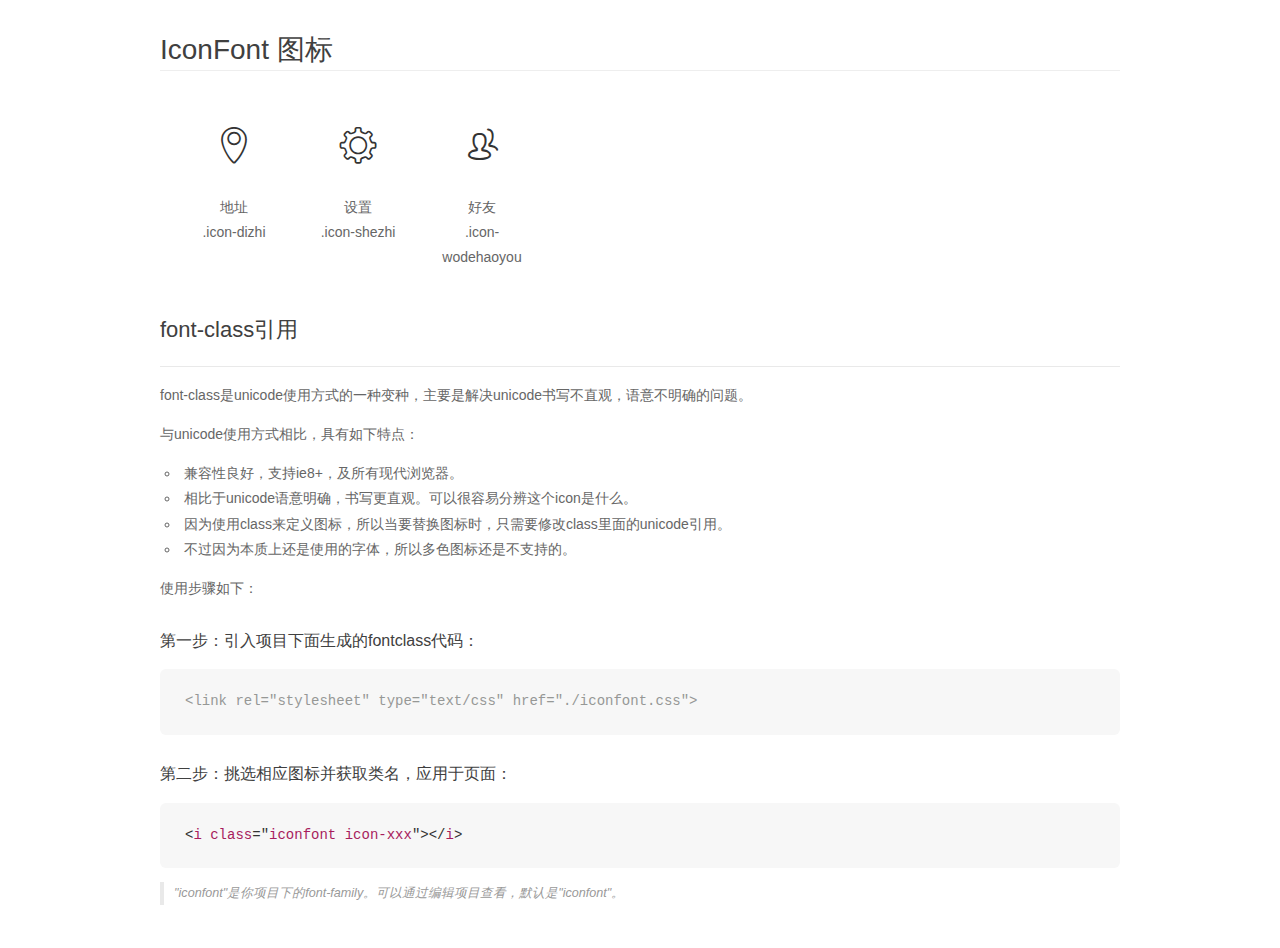
<file: zai-app/widget/fonts/demo_fontclass.html>
<!DOCTYPE html>
<html>
<head>
    <meta charset="utf-8"/>
    <title>IconFont</title>
    <link rel="stylesheet" href="demo.css">
    <link rel="stylesheet" href="iconfont.css">
</head>
<body>
    <div class="main markdown">
        <h1>IconFont 图标</h1>
        <ul class="icon_lists clear">
            
                <li>
                <i class="icon iconfont icon-dizhi"></i>
                    <div class="name">地址</div>
                    <div class="fontclass">.icon-dizhi</div>
                </li>
            
                <li>
                <i class="icon iconfont icon-shezhi"></i>
                    <div class="name">设置</div>
                    <div class="fontclass">.icon-shezhi</div>
                </li>
            
                <li>
                <i class="icon iconfont icon-wodehaoyou"></i>
                    <div class="name">好友</div>
                    <div class="fontclass">.icon-wodehaoyou</div>
                </li>
            
        </ul>

        <h2 id="font-class-">font-class引用</h2>
        <hr>

        <p>font-class是unicode使用方式的一种变种，主要是解决unicode书写不直观，语意不明确的问题。</p>
        <p>与unicode使用方式相比，具有如下特点：</p>
        <ul>
        <li>兼容性良好，支持ie8+，及所有现代浏览器。</li>
        <li>相比于unicode语意明确，书写更直观。可以很容易分辨这个icon是什么。</li>
        <li>因为使用class来定义图标，所以当要替换图标时，只需要修改class里面的unicode引用。</li>
        <li>不过因为本质上还是使用的字体，所以多色图标还是不支持的。</li>
        </ul>
        <p>使用步骤如下：</p>
        <h3 id="-fontclass-">第一步：引入项目下面生成的fontclass代码：</h3>


        <pre><code class="lang-js hljs javascript"><span class="hljs-comment">&lt;link rel="stylesheet" type="text/css" href="./iconfont.css"&gt;</span></code></pre>
        <h3 id="-">第二步：挑选相应图标并获取类名，应用于页面：</h3>
        <pre><code class="lang-css hljs">&lt;<span class="hljs-selector-tag">i</span> <span class="hljs-selector-tag">class</span>="<span class="hljs-selector-tag">iconfont</span> <span class="hljs-selector-tag">icon-xxx</span>"&gt;&lt;/<span class="hljs-selector-tag">i</span>&gt;</code></pre>
        <blockquote>
        <p>"iconfont"是你项目下的font-family。可以通过编辑项目查看，默认是"iconfont"。</p>
        </blockquote>
    </div>
</body>
</html>
</file>
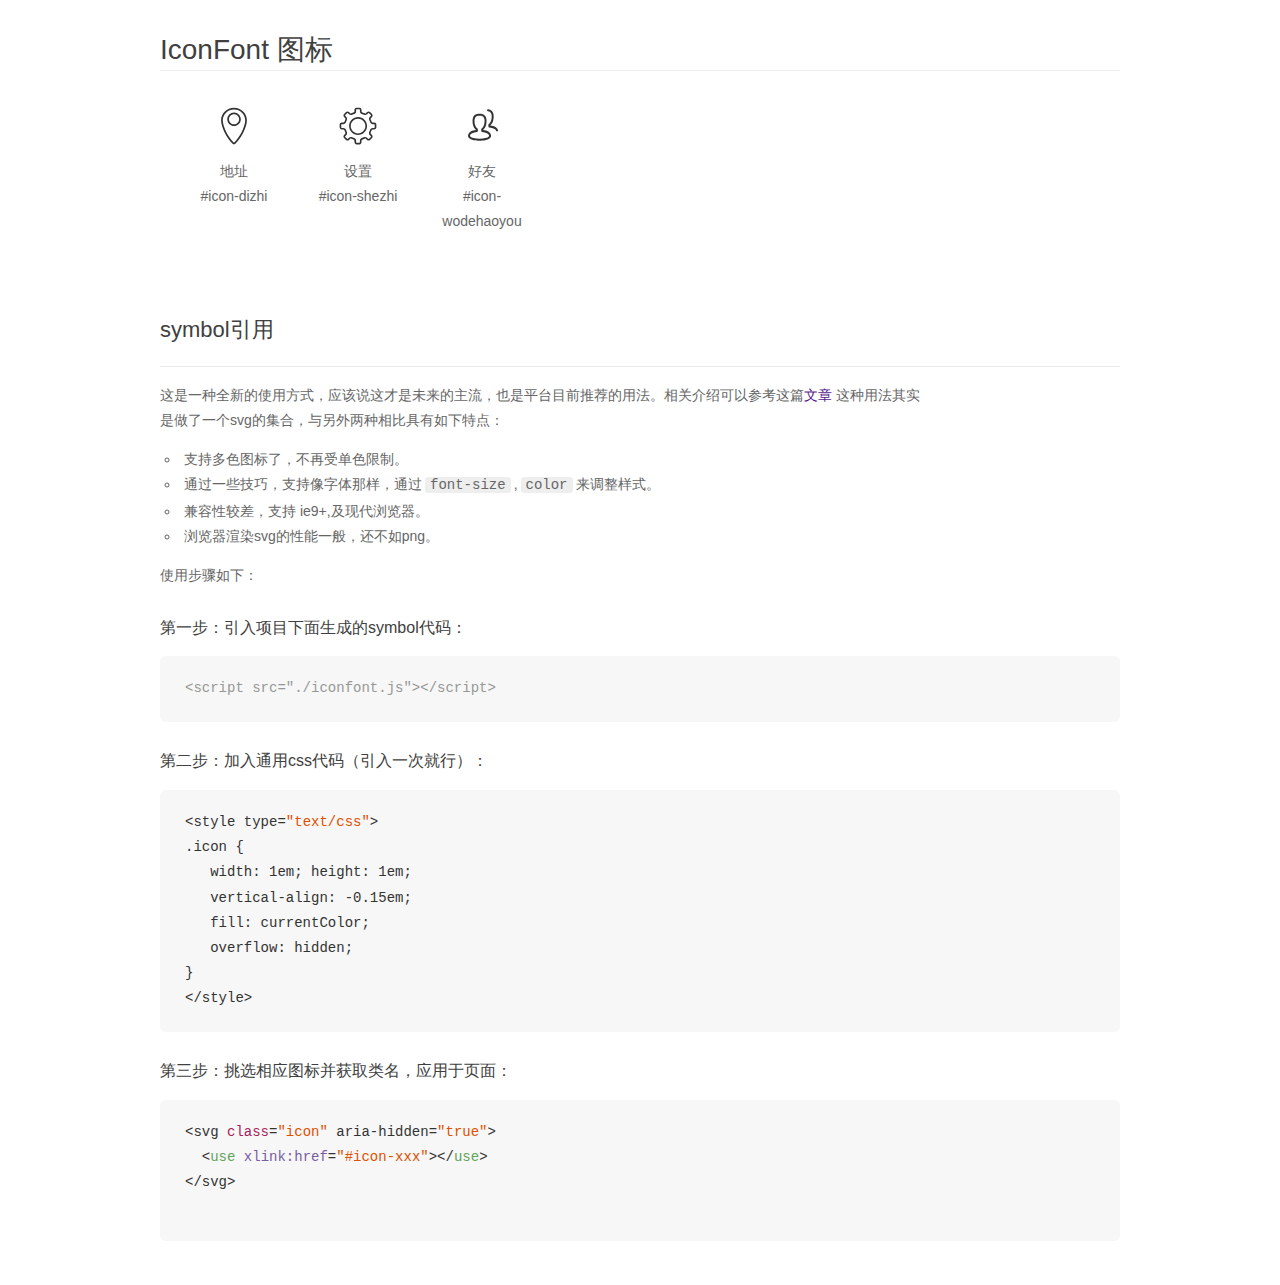
<file: zai-app/widget/fonts/demo_symbol.html>
<!DOCTYPE html>
<html>
<head>
    <meta charset="utf-8"/>
    <title>IconFont</title>
    <link rel="stylesheet" href="demo.css">
    <script src="iconfont.js"></script>

    <style type="text/css">
        .icon {
          /* 通过设置 font-size 来改变图标大小 */
          width: 1em; height: 1em;
          /* 图标和文字相邻时，垂直对齐 */
          vertical-align: -0.15em;
          /* 通过设置 color 来改变 SVG 的颜色/fill */
          fill: currentColor;
          /* path 和 stroke 溢出 viewBox 部分在 IE 下会显示
             normalize.css 中也包含这行 */
          overflow: hidden;
        }

    </style>
</head>
<body>
    <div class="main markdown">
        <h1>IconFont 图标</h1>
        <ul class="icon_lists clear">
            
                <li>
                    <svg class="icon" aria-hidden="true">
                        <use xlink:href="#icon-dizhi"></use>
                    </svg>
                    <div class="name">地址</div>
                    <div class="fontclass">#icon-dizhi</div>
                </li>
            
                <li>
                    <svg class="icon" aria-hidden="true">
                        <use xlink:href="#icon-shezhi"></use>
                    </svg>
                    <div class="name">设置</div>
                    <div class="fontclass">#icon-shezhi</div>
                </li>
            
                <li>
                    <svg class="icon" aria-hidden="true">
                        <use xlink:href="#icon-wodehaoyou"></use>
                    </svg>
                    <div class="name">好友</div>
                    <div class="fontclass">#icon-wodehaoyou</div>
                </li>
            
        </ul>


        <h2 id="symbol-">symbol引用</h2>
        <hr>

        <p>这是一种全新的使用方式，应该说这才是未来的主流，也是平台目前推荐的用法。相关介绍可以参考这篇<a href="">文章</a>
        这种用法其实是做了一个svg的集合，与另外两种相比具有如下特点：</p>
        <ul>
          <li>支持多色图标了，不再受单色限制。</li>
          <li>通过一些技巧，支持像字体那样，通过<code>font-size</code>,<code>color</code>来调整样式。</li>
          <li>兼容性较差，支持 ie9+,及现代浏览器。</li>
          <li>浏览器渲染svg的性能一般，还不如png。</li>
        </ul>
        <p>使用步骤如下：</p>
        <h3 id="-symbol-">第一步：引入项目下面生成的symbol代码：</h3>
        <pre><code class="lang-js hljs javascript"><span class="hljs-comment">&lt;script src="./iconfont.js"&gt;&lt;/script&gt;</span></code></pre>
        <h3 id="-css-">第二步：加入通用css代码（引入一次就行）：</h3>
        <pre><code class="lang-js hljs javascript">&lt;style type=<span class="hljs-string">"text/css"</span>&gt;
.icon {
   width: <span class="hljs-number">1</span>em; height: <span class="hljs-number">1</span>em;
   vertical-align: <span class="hljs-number">-0.15</span>em;
   fill: currentColor;
   overflow: hidden;
}
&lt;<span class="hljs-regexp">/style&gt;</span></code></pre>
        <h3 id="-">第三步：挑选相应图标并获取类名，应用于页面：</h3>
        <pre><code class="lang-js hljs javascript">&lt;svg <span class="hljs-class"><span class="hljs-keyword">class</span></span>=<span class="hljs-string">"icon"</span> aria-hidden=<span class="hljs-string">"true"</span>&gt;<span class="xml"><span class="hljs-tag">
  &lt;<span class="hljs-name">use</span> <span class="hljs-attr">xlink:href</span>=<span class="hljs-string">"#icon-xxx"</span>&gt;</span><span class="hljs-tag">&lt;/<span class="hljs-name">use</span>&gt;</span>
</span>&lt;<span class="hljs-regexp">/svg&gt;
        </span></code></pre>
    </div>
</body>
</html>
</file>
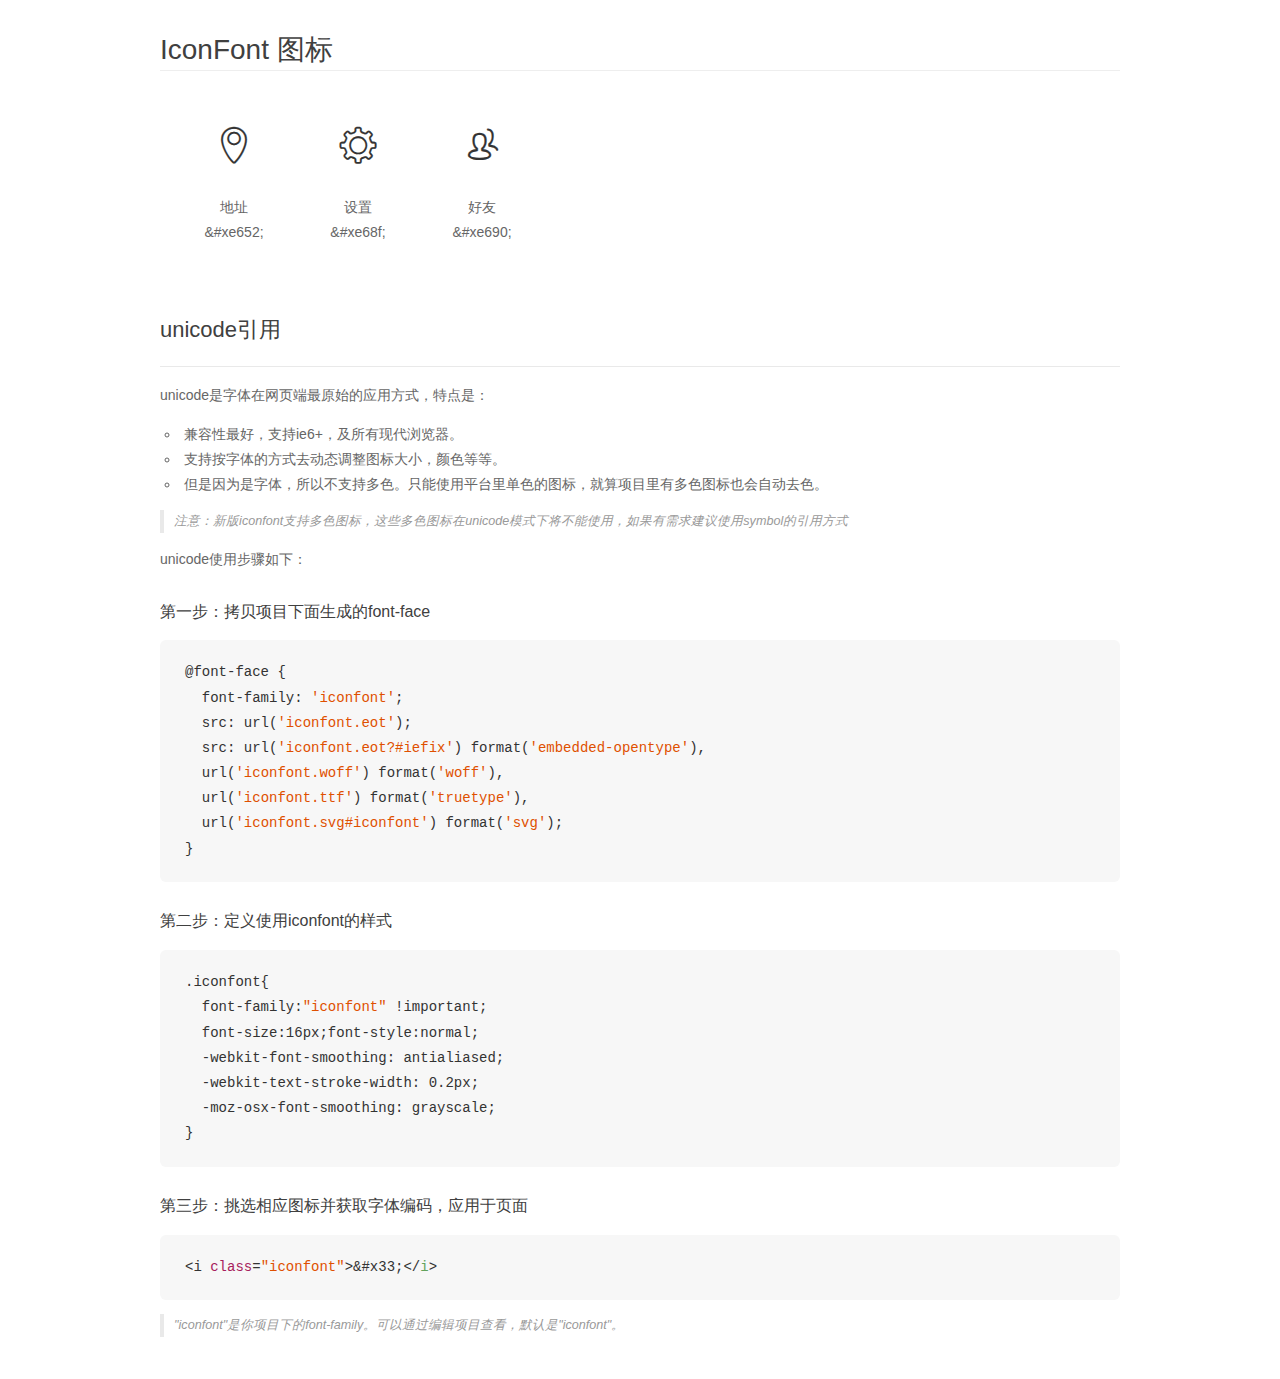
<file: zai-app/widget/fonts/demo_unicode.html>
<!DOCTYPE html>
<html>
<head>
    <meta charset="utf-8"/>
    <title>IconFont</title>
    <link rel="stylesheet" href="demo.css">

    <style type="text/css">

        @font-face {font-family: "iconfont";
          src: url('iconfont.eot'); /* IE9*/
          src: url('iconfont.eot#iefix') format('embedded-opentype'), /* IE6-IE8 */
          url('iconfont.woff') format('woff'), /* chrome, firefox */
          url('iconfont.ttf') format('truetype'), /* chrome, firefox, opera, Safari, Android, iOS 4.2+*/
          url('iconfont.svg#iconfont') format('svg'); /* iOS 4.1- */
        }

        .iconfont {
          font-family:"iconfont" !important;
          font-size:16px;
          font-style:normal;
          -webkit-font-smoothing: antialiased;
          -webkit-text-stroke-width: 0.2px;
          -moz-osx-font-smoothing: grayscale;
        }

    </style>
</head>
<body>
    <div class="main markdown">
        <h1>IconFont 图标</h1>
        <ul class="icon_lists clear">
            
                <li>
                <i class="icon iconfont">&#xe652;</i>
                    <div class="name">地址</div>
                    <div class="code">&amp;#xe652;</div>
                </li>
            
                <li>
                <i class="icon iconfont">&#xe68f;</i>
                    <div class="name">设置</div>
                    <div class="code">&amp;#xe68f;</div>
                </li>
            
                <li>
                <i class="icon iconfont">&#xe690;</i>
                    <div class="name">好友</div>
                    <div class="code">&amp;#xe690;</div>
                </li>
            
        </ul>
        <h2 id="unicode-">unicode引用</h2>
        <hr>

        <p>unicode是字体在网页端最原始的应用方式，特点是：</p>
        <ul>
        <li>兼容性最好，支持ie6+，及所有现代浏览器。</li>
        <li>支持按字体的方式去动态调整图标大小，颜色等等。</li>
        <li>但是因为是字体，所以不支持多色。只能使用平台里单色的图标，就算项目里有多色图标也会自动去色。</li>
        </ul>
        <blockquote>
        <p>注意：新版iconfont支持多色图标，这些多色图标在unicode模式下将不能使用，如果有需求建议使用symbol的引用方式</p>
        </blockquote>
        <p>unicode使用步骤如下：</p>
        <h3 id="-font-face">第一步：拷贝项目下面生成的font-face</h3>
        <pre><code class="lang-js hljs javascript">@font-face {
  font-family: <span class="hljs-string">'iconfont'</span>;
  src: url(<span class="hljs-string">'iconfont.eot'</span>);
  src: url(<span class="hljs-string">'iconfont.eot?#iefix'</span>) format(<span class="hljs-string">'embedded-opentype'</span>),
  url(<span class="hljs-string">'iconfont.woff'</span>) format(<span class="hljs-string">'woff'</span>),
  url(<span class="hljs-string">'iconfont.ttf'</span>) format(<span class="hljs-string">'truetype'</span>),
  url(<span class="hljs-string">'iconfont.svg#iconfont'</span>) format(<span class="hljs-string">'svg'</span>);
}
</code></pre>
        <h3 id="-iconfont-">第二步：定义使用iconfont的样式</h3>
        <pre><code class="lang-js hljs javascript">.iconfont{
  font-family:<span class="hljs-string">"iconfont"</span> !important;
  font-size:<span class="hljs-number">16</span>px;font-style:normal;
  -webkit-font-smoothing: antialiased;
  -webkit-text-stroke-width: <span class="hljs-number">0.2</span>px;
  -moz-osx-font-smoothing: grayscale;
}
</code></pre>
        <h3 id="-">第三步：挑选相应图标并获取字体编码，应用于页面</h3>
        <pre><code class="lang-js hljs javascript">&lt;i <span class="hljs-class"><span class="hljs-keyword">class</span></span>=<span class="hljs-string">"iconfont"</span>&gt;&amp;#x33;<span class="xml"><span class="hljs-tag">&lt;/<span class="hljs-name">i</span>&gt;</span></span></code></pre>

        <blockquote>
        <p>"iconfont"是你项目下的font-family。可以通过编辑项目查看，默认是"iconfont"。</p>
        </blockquote>
    </div>


</body>
</html>
</file>
<file: zai-app/widget/fonts/iconfont.css>
@font-face {font-family: "iconfont";
  src: url('iconfont.eot?t=1504628649970'); /* IE9*/
  src: url('iconfont.eot?t=1504628649970#iefix') format('embedded-opentype'), /* IE6-IE8 */
  url('[data-uri]') format('woff'),
  url('iconfont.ttf?t=1504628649970') format('truetype'), /* chrome, firefox, opera, Safari, Android, iOS 4.2+*/
  url('iconfont.svg?t=1504628649970#iconfont') format('svg'); /* iOS 4.1- */
}

.iconfont {
  font-family:"iconfont" !important;
  font-size:16px;
  font-style:normal;
  -webkit-font-smoothing: antialiased;
  -moz-osx-font-smoothing: grayscale;
}

.icon-dizhi:before { content: "\e652"; }

.icon-shezhi:before { content: "\e68f"; }

.icon-wodehaoyou:before { content: "\e690"; }
</file>
<file: zai-app/widget/fonts/demo.css>
*{margin: 0;padding: 0;list-style: none;}
/*
KISSY CSS Reset
理念：1. reset 的目的不是清除浏览器的默认样式，这仅是部分工作。清除和重置是紧密不可分的。
2. reset 的目的不是让默认样式在所有浏览器下一致，而是减少默认样式有可能带来的问题。
3. reset 期望提供一套普适通用的基础样式。但没有银弹，推荐根据具体需求，裁剪和修改后再使用。
特色：1. 适应中文；2. 基于最新主流浏览器。
维护：玉伯<lifesinger@gmail.com>, 正淳<ragecarrier@gmail.com>
 */

/** 清除内外边距 **/
body, h1, h2, h3, h4, h5, h6, hr, p, blockquote, /* structural elements 结构元素 */
dl, dt, dd, ul, ol, li, /* list elements 列表元素 */
pre, /* text formatting elements 文本格式元素 */
form, fieldset, legend, button, input, textarea, /* form elements 表单元素 */
th, td /* table elements 表格元素 */ {
  margin: 0;
  padding: 0;
}

/** 设置默认字体 **/
body,
button, input, select, textarea /* for ie */ {
  font: 12px/1.5 tahoma, arial, \5b8b\4f53, sans-serif;
}
h1, h2, h3, h4, h5, h6 { font-size: 100%; }
address, cite, dfn, em, var { font-style: normal; } /* 将斜体扶正 */
code, kbd, pre, samp { font-family: courier new, courier, monospace; } /* 统一等宽字体 */
small { font-size: 12px; } /* 小于 12px 的中文很难阅读，让 small 正常化 */

/** 重置列表元素 **/
ul, ol { list-style: none; }

/** 重置文本格式元素 **/
a { text-decoration: none; }
a:hover { text-decoration: underline; }


/** 重置表单元素 **/
legend { color: #000; } /* for ie6 */
fieldset, img { border: 0; } /* img 搭车：让链接里的 img 无边框 */
button, input, select, textarea { font-size: 100%; } /* 使得表单元素在 ie 下能继承字体大小 */
/* 注：optgroup 无法扶正 */

/** 重置表格元素 **/
table { border-collapse: collapse; border-spacing: 0; }

/* 清除浮动 */
.ks-clear:after, .clear:after {
  content: '\20';
  display: block;
  height: 0;
  clear: both;
}
.ks-clear, .clear {
  *zoom: 1;
}

.main {
  padding: 30px 100px;
width: 960px;
margin: 0 auto;
}
.main h1{font-size:36px; color:#333; text-align:left;margin-bottom:30px; border-bottom: 1px solid #eee;}

.helps{margin-top:40px;}
.helps pre{
  padding:20px;
  margin:10px 0;
  border:solid 1px #e7e1cd;
  background-color: #fffdef;
  overflow: auto;
}

.icon_lists{
  width: 100% !important;

}

.icon_lists li{
  float:left;
  width: 100px;
  height:180px;
  text-align: center;
  list-style: none !important;
}
.icon_lists .icon{
  font-size: 42px;
  line-height: 100px;
  margin: 10px 0;
  color:#333;
  -webkit-transition: font-size 0.25s ease-out 0s;
  -moz-transition: font-size 0.25s ease-out 0s;
  transition: font-size 0.25s ease-out 0s;

}
.icon_lists .icon:hover{
  font-size: 100px;
}



.markdown {
  color: #666;
  font-size: 14px;
  line-height: 1.8;
}

.highlight {
  line-height: 1.5;
}

.markdown img {
  vertical-align: middle;
  max-width: 100%;
}

.markdown h1 {
  color: #404040;
  font-weight: 500;
  line-height: 40px;
  margin-bottom: 24px;
}

.markdown h2,
.markdown h3,
.markdown h4,
.markdown h5,
.markdown h6 {
  color: #404040;
  margin: 1.6em 0 0.6em 0;
  font-weight: 500;
  clear: both;
}

.markdown h1 {
  font-size: 28px;
}

.markdown h2 {
  font-size: 22px;
}

.markdown h3 {
  font-size: 16px;
}

.markdown h4 {
  font-size: 14px;
}

.markdown h5 {
  font-size: 12px;
}

.markdown h6 {
  font-size: 12px;
}

.markdown hr {
  height: 1px;
  border: 0;
  background: #e9e9e9;
  margin: 16px 0;
  clear: both;
}

.markdown p,
.markdown pre {
  margin: 1em 0;
}

.markdown > p,
.markdown > blockquote,
.markdown > .highlight,
.markdown > ol,
.markdown > ul {
  width: 80%;
}

.markdown ul > li {
  list-style: circle;
}

.markdown > ul li,
.markdown blockquote ul > li {
  margin-left: 20px;
  padding-left: 4px;
}

.markdown > ul li p,
.markdown > ol li p {
  margin: 0.6em 0;
}

.markdown ol > li {
  list-style: decimal;
}

.markdown > ol li,
.markdown blockquote ol > li {
  margin-left: 20px;
  padding-left: 4px;
}

.markdown code {
  margin: 0 3px;
  padding: 0 5px;
  background: #eee;
  border-radius: 3px;
}

.markdown pre {
  border-radius: 6px;
  background: #f7f7f7;
  padding: 20px;
}

.markdown pre code {
  border: none;
  background: #f7f7f7;
  margin: 0;
}

.markdown strong,
.markdown b {
  font-weight: 600;
}

.markdown > table {
  border-collapse: collapse;
  border-spacing: 0px;
  empty-cells: show;
  border: 1px solid #e9e9e9;
  width: 95%;
  margin-bottom: 24px;
}

.markdown > table th {
  white-space: nowrap;
  color: #333;
  font-weight: 600;

}

.markdown > table th,
.markdown > table td {
  border: 1px solid #e9e9e9;
  padding: 8px 16px;
  text-align: left;
}

.markdown > table th {
  background: #F7F7F7;
}

.markdown blockquote {
  font-size: 90%;
  color: #999;
  border-left: 4px solid #e9e9e9;
  padding-left: 0.8em;
  margin: 1em 0;
  font-style: italic;
}

.markdown blockquote p {
  margin: 0;
}

.markdown .anchor {
  opacity: 0;
  transition: opacity 0.3s ease;
  margin-left: 8px;
}

.markdown .waiting {
  color: #ccc;
}

.markdown h1:hover .anchor,
.markdown h2:hover .anchor,
.markdown h3:hover .anchor,
.markdown h4:hover .anchor,
.markdown h5:hover .anchor,
.markdown h6:hover .anchor {
  opacity: 1;
  display: inline-block;
}

.markdown > br,
.markdown > p > br {
  clear: both;
}


.hljs {
  display: block;
  background: white;
  padding: 0.5em;
  color: #333333;
  overflow-x: auto;
}

.hljs-comment,
.hljs-meta {
  color: #969896;
}

.hljs-string,
.hljs-variable,
.hljs-template-variable,
.hljs-strong,
.hljs-emphasis,
.hljs-quote {
  color: #df5000;
}

.hljs-keyword,
.hljs-selector-tag,
.hljs-type {
  color: #a71d5d;
}

.hljs-literal,
.hljs-symbol,
.hljs-bullet,
.hljs-attribute {
  color: #0086b3;
}

.hljs-section,
.hljs-name {
  color: #63a35c;
}

.hljs-tag {
  color: #333333;
}

.hljs-title,
.hljs-attr,
.hljs-selector-id,
.hljs-selector-class,
.hljs-selector-attr,
.hljs-selector-pseudo {
  color: #795da3;
}

.hljs-addition {
  color: #55a532;
  background-color: #eaffea;
}

.hljs-deletion {
  color: #bd2c00;
  background-color: #ffecec;
}

.hljs-link {
  text-decoration: underline;
}

pre{
  background: #fff;
}
</file>
